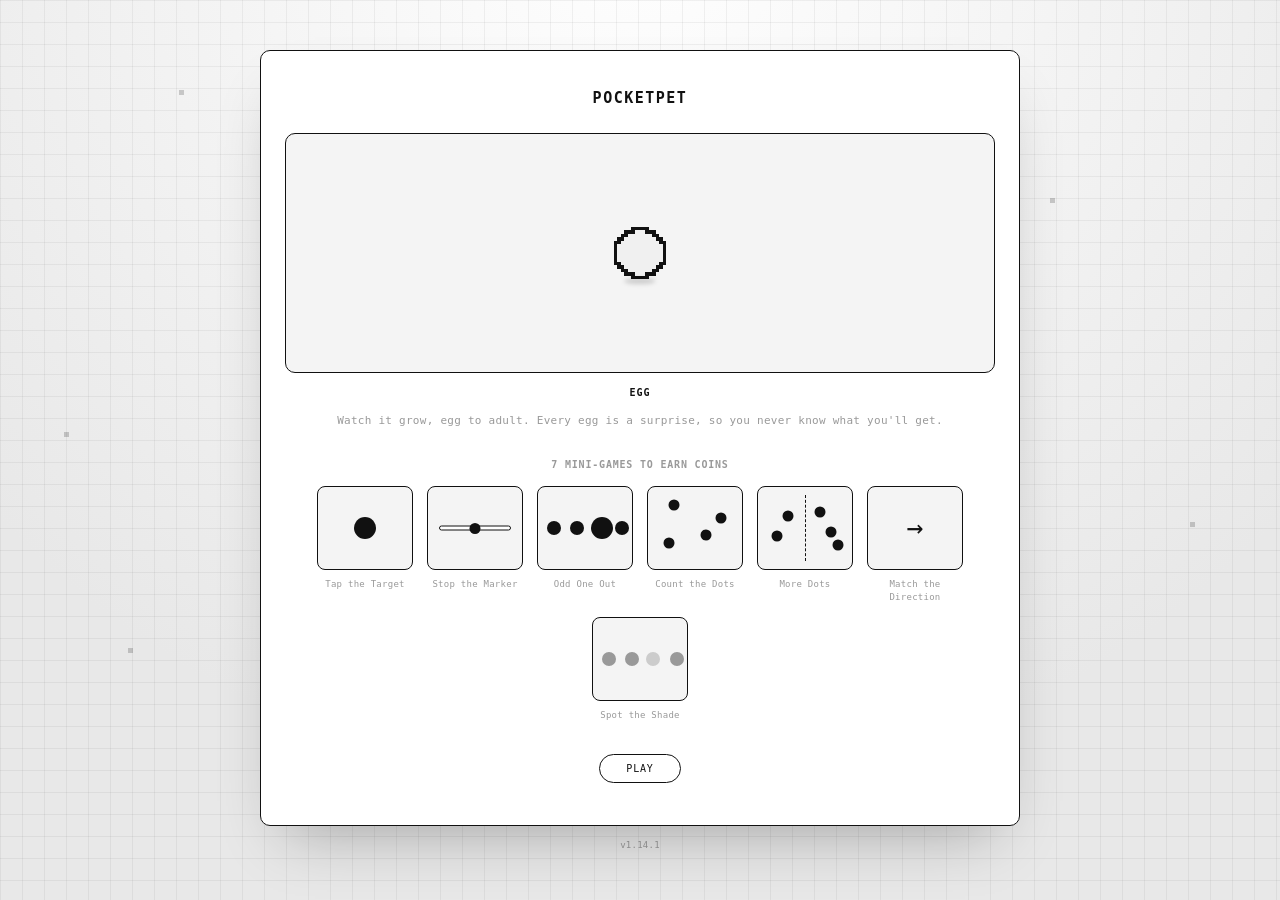
<file: index.html>
<!doctype html>
<html lang="en">
<head>
  <meta charset="utf-8" />
  <meta name="viewport" content="width=device-width, initial-scale=1" />
  <meta name="google-site-verification" content="rwWQw8rhTKiH_7-kVRu2QGmYQKgAJ11RBTcv0vj0n3o" />
  <meta name="google-site-verification" content="AD7jyYMSNTsZT_Fhs02QeAOYZUyEHdJubJNjdIoAOGY" />
  <title>PocketPet</title>
  <link rel="manifest" href="manifest.webmanifest" />
  <link rel="icon" href="icons/icon.svg" type="image/svg+xml" />
  <link rel="apple-touch-icon" href="icons/icon.svg" />
  <meta name="theme-color" content="#111111" />
  <link rel="stylesheet" href="css/style.css?v=118" />
</head>
<body>
  <div class="bg-decor" aria-hidden="true">
    <span class="bg-dot" style="top:10%; left:14%; animation-delay:0s;"></span>
    <span class="bg-dot" style="top:22%; left:82%; animation-delay:1.4s;"></span>
    <span class="bg-dot" style="top:72%; left:10%; animation-delay:2.6s;"></span>
    <span class="bg-dot" style="top:86%; left:78%; animation-delay:0.7s;"></span>
    <span class="bg-dot" style="top:48%; left:5%; animation-delay:1.9s;"></span>
    <span class="bg-dot" style="top:58%; left:93%; animation-delay:0.3s;"></span>
  </div>

  <main class="shell landing">
    <h1 class="title">PocketPet</h1>

    <div class="device">
      <div id="landing-pet" class="pet-screen"></div>
    </div>
    <p id="hero-stage-label" class="hero-stage-label"></p>

    <p class="tagline">Watch it grow, egg to adult. Every egg is a surprise, so you never know what you'll get.</p>

    <p class="landing-section-title">7 mini-games to earn coins</p>
    <div class="game-showcase">
      <div class="game-card">
        <div class="game-preview">
          <span class="preview-dot"></span>
        </div>
        <p class="game-card-name">Tap the Target</p>
      </div>
      <div class="game-card">
        <div class="game-preview">
          <span class="preview-track"><span class="preview-marker"></span></span>
        </div>
        <p class="game-card-name">Stop the Marker</p>
      </div>
      <div class="game-card">
        <div class="game-preview">
          <span class="preview-oddball"></span>
          <span class="preview-oddball"></span>
          <span class="preview-oddball preview-oddball--big"></span>
          <span class="preview-oddball"></span>
        </div>
        <p class="game-card-name">Odd One Out</p>
      </div>
      <div class="game-card">
        <div class="game-preview">
          <span class="preview-countdot" style="top:22%;left:28%"></span>
          <span class="preview-countdot" style="top:58%;left:62%"></span>
          <span class="preview-countdot" style="top:38%;left:78%"></span>
          <span class="preview-countdot" style="top:68%;left:22%"></span>
        </div>
        <p class="game-card-name">Count the Dots</p>
      </div>
      <div class="game-card">
        <div class="game-preview">
          <span class="preview-divider"></span>
          <span class="preview-countdot" style="top:60%;left:20%"></span>
          <span class="preview-countdot" style="top:35%;left:32%"></span>
          <span class="preview-countdot" style="top:30%;left:66%"></span>
          <span class="preview-countdot" style="top:55%;left:78%"></span>
          <span class="preview-countdot" style="top:70%;left:85%"></span>
        </div>
        <p class="game-card-name">More Dots</p>
      </div>
      <div class="game-card">
        <div class="game-preview">
          <span class="preview-arrow">→</span>
        </div>
        <p class="game-card-name">Match the Direction</p>
      </div>
      <div class="game-card">
        <div class="game-preview">
          <span class="preview-shade"></span>
          <span class="preview-shade"></span>
          <span class="preview-shade preview-shade--odd"></span>
          <span class="preview-shade"></span>
        </div>
        <p class="game-card-name">Spot the Shade</p>
      </div>
    </div>

    <!-- Full evolution section: hidden for now, not deleted. Remove the
         `hidden` attribute below to bring it back. -->
    <div hidden>
      <p class="landing-section-title">Full evolution</p>
      <div class="evolution-panel">
        <div class="evolution-header">
          <div id="evolution-egg" class="evolution-stage"></div>
          <p class="evolution-intro">Every pet hatches from the same egg.</p>
        </div>
        <div id="evolution-rows" class="evolution-rows"></div>
      </div>
    </div>

    <a href="app.html" class="play-link">Play</a>
  </main>

  <p class="app-version" id="app-version"></p>

  <script type="module" src="js/landing.js?v=118"></script>
</body>
</html>
</file>
<file: css/style.css>
:root {
  --bg: #f4f4f4;
  --fg: #111;
  --line: #111;
  --muted: #999;
  --track: #e4e4e4;
}

* { box-sizing: border-box; }

/* Collapses every animation/transition in the file to effectively instant,
   one-shot playback instead of writing a reduced-motion variant of each of
   the ~15 @keyframes individually. Safe to do globally here because motion
   is never the only carrier of information — mood/sick states also show as
   plain text (#pet-status), and every wander/drag position is a real
   left/top value regardless of whether it animates there or snaps. */
@media (prefers-reduced-motion: reduce) {
  *, *::before, *::after {
    animation-duration: 0.01ms !important;
    animation-iteration-count: 1 !important;
    transition-duration: 0.01ms !important;
  }
}

body {
  margin: 0;
  min-height: 100vh;
  display: flex;
  flex-direction: column;
  align-items: center;
  justify-content: center;
  gap: 14px;
  padding: 32px 16px;
  font-family: ui-monospace, "SF Mono", Menlo, Consolas, monospace;
  font-size: 13px;
  color: var(--fg);
  letter-spacing: 0.02em;
}

.shell {
  position: relative;
  z-index: 1;
  width: min(340px, 92vw);
  background: #fff;
  border: 1px solid var(--line);
  border-radius: 6px;
  padding: 38px 24px 42px;
}

.title {
  text-align: center;
  font-size: 15px;
  font-weight: 700;
  letter-spacing: 0.1em;
  text-transform: uppercase;
  margin: 0 0 22px;
}

.error {
  min-height: 1.4em;
  font-size: 11px;
  color: var(--fg);
  text-align: center;
  margin: 0 0 8px;
}
.error.error--bad { color: #c0392b; }

.stack { display: flex; flex-direction: column; gap: 10px; }
.stack[hidden] { display: none; }
.row { display: flex; gap: 10px; }

.password-field { display: flex; gap: 6px; }
.password-field[hidden] { display: none; }
.password-field input { flex: 1; min-width: 0; }
.password-field .toggle-pw {
  flex: none;
  font-size: 9px;
  padding: 10px 8px;
  text-transform: uppercase;
}

.auth-links {
  display: flex;
  justify-content: space-between;
  margin-top: 12px;
}
.auth-links button {
  flex: none;
  border: none;
  background: none;
  padding: 0;
  font-size: 10px;
  color: var(--muted);
  text-transform: none;
  letter-spacing: 0;
  text-decoration: underline;
}
.auth-links button:hover { background: none; color: var(--fg); }

.back-home-link {
  display: block;
  text-align: center;
  margin-top: 20px;
  font-size: 10px;
  color: var(--muted);
  text-decoration: underline;
}
.back-home-link:hover { color: var(--fg); }

.app-version {
  margin: 0;
  font-size: 9px;
  color: var(--muted);
}

input, button {
  font-family: inherit;
  font-size: 12px;
  padding: 10px;
  border-radius: 4px;
  border: 1px solid var(--line);
  background: #fff;
  color: var(--fg);
}

button {
  cursor: pointer;
  flex: 1;
  text-transform: uppercase;
  letter-spacing: 0.05em;
  transition: background 0.1s, color 0.1s;
}
button:hover { background: var(--fg); color: #fff; }
button:active { transform: translateY(1px); }
button:disabled {
  opacity: 0.35;
  cursor: not-allowed;
  color: var(--muted);
  border-color: var(--muted);
  background: #fff;
}
button:disabled:hover { background: #fff; color: var(--muted); }
button:disabled:active { transform: none; }

/* Marks a toggle button as currently "on" (e.g. the bow is worn) — same
   dark fill button already uses on hover, just persistent, so it's clear
   at a glance without relying on the label text alone. */
.btn--active { background: var(--fg); color: #fff; }
.btn--active:hover { background: #333; }

[data-tooltip] { position: relative; }
[data-tooltip]::after {
  content: attr(data-tooltip);
  position: absolute;
  bottom: calc(100% + 7px);
  left: 50%;
  transform: translateX(-50%);
  background: rgba(40, 40, 40, 0.82);
  color: #fff;
  font-size: 8px;
  font-weight: 400;
  text-transform: none;
  letter-spacing: 0;
  padding: 5px 8px;
  border-radius: 4px;
  max-width: 200px;
  width: max-content;
  z-index: 20;
  pointer-events: none;
  opacity: 0;
  transition: opacity 0.15s ease 0s;
}
[data-tooltip]:focus-visible::after {
  opacity: 1;
  transition: opacity 0.15s ease 1s;
}
/* Real hover only — on touch, tapping a button shouldn't count as "hovering"
   it, or the tooltip pops immediately (and sticks, since touch has no
   hover-exit). Touch gets its own hold-to-reveal handling below instead. */
@media (hover: hover) and (pointer: fine) {
  [data-tooltip]:hover::after {
    opacity: 1;
    transition: opacity 0.15s ease 1s;
  }
}
[data-tooltip].tooltip--held::after {
  opacity: 1;
  transition: none;
}

.topbar {
  display: flex;
  justify-content: flex-end;
  gap: 6px;
  margin-bottom: 18px;
}
.icon-btn {
  flex: none;
  display: flex;
  align-items: center;
  justify-content: center;
  width: 22px;
  height: 22px;
  padding: 0;
  line-height: 1;
  border-radius: 50%;
  font-size: 11px;
}
/* currentColor lets the bag icon flip white on hover along with the rest
   of the button, same as the plain-text icons next to it. */
.icon-btn svg { width: 13px; height: 13px; stroke: currentColor; }

.pet-layout {
  display: flex;
  flex-direction: column;
  gap: 20px;
}
.pet-visual, .pet-info { min-width: 0; }

.device {
  position: relative;
  height: 250px;
  margin-bottom: 24px;
  /* Not overflow:hidden — the pet's own wander bounds already keep it inside
     this box, and clipping here was cutting off the hover tooltip whenever
     the pet sat near an edge (its pill needs room to render outside the
     pet's own small box). */
  overflow: visible;
  background: var(--bg);
  border: 1px solid var(--line);
  border-radius: 10px;
  cursor: pointer;
  transition: background 0.8s ease, box-shadow 0.8s ease;
}
.device:has(.pet-screen.pet--sleeping) { background: #1a1a1a; }
/* An owned, active Night Light bleeds a soft white glow past the
   playground's own edge — overflow stays visible (see above) so this box-
   shadow isn't clipped, reading as light escaping the dark room rather
   than staying sealed inside the box. */
.device:has(.pet-screen.pet--sleeping):has(.night-light:not([hidden])) {
  box-shadow: 0 0 24px 6px rgba(255, 255, 255, 0.35);
}
/* Everything in the room dims along with it instead of staying full-bright
   against the dark background — reads as "the lights are off" rather than
   cutouts pasted onto a black rectangle. brightness(), not opacity —
   opacity blends toward see-through (the dark background shows through the
   gaps between dots), brightness() darkens the same solid pixels in place. */
.device:has(.pet-screen.pet--sleeping) #pet-screen,
.device:has(.pet-screen.pet--sleeping) .pet-bed,
.device:has(.pet-screen.pet--sleeping) .toy,
.device:has(.pet-screen.pet--sleeping) .music-box,
.device:has(.pet-screen.pet--sleeping) .poop,
.device:has(.pet-screen.pet--sleeping) .toilet-bowl {
  filter: brightness(0.55);
}

.pet-screen {
  --dot-size: 6px;
  --grid-size: 25;
  position: absolute;
  left: 12px;
  top: 12px;
  display: grid;
  grid-template-columns: repeat(var(--grid-size), var(--dot-size));
  grid-auto-rows: var(--dot-size);
  gap: 0;
  cursor: grab;
  touch-action: none;
  /* Above every prop and the poop (see .poop's own z-index) so the pet
     always reads as walking in front, never getting buried underneath one
     it's standing near. */
  z-index: 2;
  /* --move-duration is set per life stage in JS (younger = faster) */
  transition: left var(--move-duration, 1.6s) ease-in-out, top var(--move-duration, 1.6s) ease-in-out, width 0.8s ease, height 0.8s ease, filter 0.8s ease;
}
#pet-screen.pet--dragging {
  cursor: grabbing;
  transition: none;
  z-index: 5;
}

/* Ground shadow for the wandering pets — the landing hero and the main
   in-app pet screen, both trimmed to their actual silhouette (see
   trimBitmap() in landing.js/app.js), so this lands right under their feet
   and moves/resizes with them automatically as they wander and grow. */
#landing-pet::before,
#pet-screen::before {
  content: "";
  position: absolute;
  left: 50%;
  bottom: -5px;
  width: 60%;
  height: 6px;
  background: rgba(0, 0, 0, 0.16);
  border-radius: 50%;
  filter: blur(2px);
  transform: translateX(-50%);
}

/* A little dish that flashes briefly after feeding — sits behind #pet-screen
   in paint order (it comes first in the HTML, and shares the same default
   stacking). */
.pet-bowl {
  position: absolute;
  width: 16px;
  height: 9px;
  background: var(--track);
  border: 1px solid var(--line);
  border-radius: 0 0 8px 8px;
  opacity: 1;
  transition: opacity 0.3s ease;
}
.pet-bowl--fade { opacity: 0; }

/* Every playground prop below (Bed, Ball, Music Box disc, Night Light bulb,
   poop) is now a hand-tuned pixel-dot bitmap built by prop-sprites.js —
   same rendering language as the pet itself (flat fill + 1-dot outline
   dilated around the silhouette, see .dot/.dot--body/.dot--eye/.dot--outline
   under "Puppy" below), instead of the smooth CSS circles/ovals/gradients
   these used to be. That mismatch (a blocky pixel-art creature standing
   next to perfectly smooth vector furniture) was the actual problem being
   fixed here, not just a style refresh.
   .prop-grid is the shared CSS-grid scaffold every prop uses — --grid-size
   is set per element in JS (renderPropSprites) from the sprite's own
   trimmed width, same pattern #pet-screen/.pet-picker-thumb-grid already
   use. 3.5px must match pet-sprites.js's DOT_SIZE exactly; there's no build
   step to inject the JS constant into CSS, so if DOT_SIZE ever changes,
   this needs a matching manual update. --dot-color sets each prop's own
   fill tint (.dot--body reads it); .dot--eye/.dot--outline both read the
   inherited --fg, so a prop can also override --fg locally (see poop) to
   recolor its own outline without touching the rest of the page. */
.prop-grid {
  display: grid;
  grid-template-columns: repeat(var(--grid-size), 3.5px);
  grid-auto-rows: 3.5px;
  gap: 0;
}
/* [hidden] and .prop-grid both have (0,1,0) specificity, and an author rule
   of equal specificity always beats the browser's own UA stylesheet rule
   ([hidden] { display: none }) regardless of source order — so every prop
   (poop included) kept rendering, in its last-known position, even after
   JS set el.hidden = true. This is what actually caused "cleared poop /
   un-owned items are still showing, sometimes stuck in an old corner spot"
   across every prop, not a positioning or ownership bug in app.js at all.
   .prop-grid[hidden] has (0,2,0) specificity, which wins. */
.prop-grid[hidden] {
  display: none;
}

/* Dropped poop (see MAX_POOP_COUNT in app.js) — up to 3 slots, positioned in
   JS (see renderPoop) wherever the pet currently is the moment each one
   first appears, not a fixed spot, so it reads as the pet actually having
   left it somewhere rather than props spawning from nowhere.
   Real brown instead of the flat-monochrome treatment every other prop
   uses — the one other deliberate color exception besides mood tinting
   (see LOW_STAT_MOODS in app.js), because it needs to read as "mess, spot
   and clear me" at a glance rather than blend in as another gray shape.
   The outline also gets its own darker brown (via a locally-overridden
   --fg) instead of the site's usual near-black, for the same reason.
   z-index above every other prop (all z-index:auto) so it's never hidden
   underneath one it happens to overlap, but still below #pet-screen
   (z-index: 2) so the pet itself always stays on top. Tapping one clears it
   via clearPoop. */
.poop {
  position: absolute;
  --dot-color: #6b4423;
  --fg: #3f2712;
  cursor: pointer;
  z-index: 1;
}

/* A draggable bed prop — stays on the playground permanently once bought
   (unlike the bowl's brief flash), wherever the user last dragged it. A
   wide, flat silhouette (see the "bed" profile in prop-sprites.js) reads as
   a mat/rug rather than a plain circle, with a couple of accent dots
   (dot--eye, reusing the pet's own "dark detail" color) suggesting woven
   texture — the pixel-grid equivalent of the concentric rings this used to
   have. Sits behind #pet-screen in paint order so the pet reads as lying on
   top of it once it walks over and sleeps there. */
.pet-bed {
  position: absolute;
  --dot-color: var(--track);
  cursor: grab;
  touch-action: none;
  transition: filter 0.8s ease;
}

.toilet-bowl {
  position: absolute;
  --dot-color: var(--track);
  cursor: grab;
  touch-action: none;
  transition: filter 0.8s ease;
}

/* One dragging-state class shared by the Bed, Ball, Music Box, and Night
   Light (see wireDragGroundedItem / wireDragNightLight) instead of a
   per-item copy. transition:none while actually dragging — the Ball's own
   left/top transition (for its "kick" animation, see .toy below) would
   otherwise make manual dragging lag behind the pointer. */
.grounded-item--dragging { cursor: grabbing; transition: none; }

/* A pendant light hanging from the playground's own "ceiling" (the device's
   top edge) — fixed top, only ever dragged left/right (see
   wireDragNightLight), unlike the Bed which moves freely. The cord is a
   separate pseudo-element spanning from the very top down to the bulb, so
   it visually reads as mounted above rather than floating mid-air. */
.night-light {
  position: absolute;
  top: 10px;
  --dot-color: var(--track);
  cursor: grab;
  touch-action: none;
}
.night-light::before {
  content: "";
  position: absolute;
  left: 50%;
  top: -10px;
  transform: translateX(-50%);
  width: 1px;
  height: 10px;
  background: var(--line);
}
/* A slow, gentle glow while the pet actually sleeps (the playground itself
   already goes dark then, see .device:has(...)) — reads as the light being
   "on" for a calm night rather than just a static prop. Plain white, so it
   still reads as a light source without introducing a new hue. The bulb's
   outline stays solid black regardless (dot--outline isn't touched here),
   same "outline never tints" rule the pet itself follows for mood colors. */
@keyframes night-light-glow {
  0%, 100% { box-shadow: 0 0 4px 1px rgba(255, 255, 255, 0.4); }
  50% { box-shadow: 0 0 10px 4px rgba(255, 255, 255, 0.7); }
}
.device:has(.pet-screen.pet--sleeping) .night-light {
  --dot-color: #ffffff;
  animation: night-light-glow 3s ease-in-out infinite;
}
.device:has(.pet-screen.pet--sleeping) .night-light::before {
  background: #e6e6e6;
}
/* A soft halo of light spreading out from the bulb — a smooth radial
   gradient, not distinct rays/wedges (an earlier version used sharp conic
   spokes and read as a cartoon sun instead of a light source). This is the
   one deliberately non-pixel exception among the props: diffuse light
   doesn't have a clean dot-grid equivalent, same spirit as mood-color
   tinting being the pet's own one exception to strict monochrome. Blurred
   and slowly breathing in size/opacity for a calm glow. Reuses ::after
   since ::before is already the cord. */
.device:has(.pet-screen.pet--sleeping) .night-light::after {
  content: "";
  position: absolute;
  inset: -16px;
  border-radius: 50%;
  background: radial-gradient(circle, rgba(255, 255, 255, 0.6) 0%, rgba(255, 255, 255, 0.28) 45%, rgba(255, 255, 255, 0) 78%);
  filter: blur(1.5px);
  animation: night-light-halo 3.5s ease-in-out infinite;
  pointer-events: none;
}
@keyframes night-light-halo {
  0%, 100% { opacity: 0.65; transform: scale(0.9); }
  50% { opacity: 1; transform: scale(1.1); }
}

/* A second free-roaming floor item alongside the Bed (see GROUNDED_ITEMS).
   left/top transition (disabled while actually being manually dragged, see
   .grounded-item--dragging) is what makes kickToy()'s reposition read as
   rolling there instead of teleporting. --ball-color is still set directly
   by app.js (setBallColor/render) exactly as before — --dot-color here just
   reads through to it, so the color-picker plumbing needed no changes. */
.toy {
  position: absolute;
  --dot-color: var(--ball-color, var(--track));
  cursor: grab;
  touch-action: none;
  transition: left 0.5s ease-out, top 0.5s ease-out, filter 0.8s ease;
}

/* A small turntable inside a boxed cabinet — the vinyl disc (see the
   "musicBoxDisc" profile in prop-sprites.js), dark like real vinyl with a
   small white center dot (the label hole) and a couple of music notes that
   float up and fade while it plays, sitting inside a squared-off frame (the
   "musicBoxFrame" profile) that stays still while the disc spins.
   #music-box is a plain shrink-wrapping positioning box (size/drag/click
   all still target it, same as every other prop) that grid-stacks two
   INNER children on top of each other (both grid-area 1/1, centered via
   place-items) instead of one merged shape: .music-box-frame (static) and
   .music-box-disc (spins while playing, see .music-box--playing below) —
   spinning only the disc, not the frame or the whole outer box, is also why
   the ♪/♫ notes (which live on the outer box's own ::before/::after) stay
   upright and float straight up instead of spinning along with the disc.
   Mounted on the wall, confined to that region above the floor line
   (wallBounds) rather than a fixed height — draggable both left/right and
   up/down within it (renderMusicBoxPosition/wireDragMusicBoxPosition sets
   left/top directly, so no fixed CSS top like the Night Light uses) — click
   toggles the song, drag moves it (wireMusicBox tells the two apart via
   suppressNextPetClick). */
.music-box {
  position: absolute;
  display: grid;
  place-items: center;
  cursor: grab;
  touch-action: none;
  transition: filter 0.8s ease;
}
/* Same specificity trap as .prop-grid[hidden] elsewhere in this file:
   .music-box's own `display: grid` (needed to stack the frame+disc, see
   above) has the same (0,1,0) specificity as the browser's built-in
   [hidden] { display: none }, and an author rule always wins over the
   user-agent one at equal specificity — so renderMusicBoxPosition setting
   el.hidden = true stopped actually hiding it, leaving a previous pet's
   (or an unpurchased) Music Box visible and clickable. */
.music-box[hidden] {
  display: none;
}
.music-box-frame {
  grid-area: 1 / 1;
  /* Light gray, not the mid-gray tried briefly before — mid-gray put the
     box's own fill too close in tone to the disc's own (now grayed, see
     .prop-grid:not(.poop) .dot--outline above) outline, so the disc read as
     blending into the box instead of standing out inside it. A light box
     behind the disc's dark fill (--fg, near-black) gives a clean light/dark
     contrast — the actual fix for "hard to see the spinning thing" — while
     staying grayscale, not the wood-brown tried before that. */
  --dot-color: #d6d6d6;
  z-index: 1;
}
.music-box-disc {
  grid-area: 1 / 1;
  --dot-color: var(--fg);
  /* Explicit stacking, not just relying on DOM order (frame comes first in
     app.html, disc second — grid items normally paint in that order without
     help, but grid/flex items respect z-index even at position:static
     unlike normal block elements, so this pins it unambiguously instead of
     leaving it to implicit ordering that a future change could disrupt). */
  z-index: 2;
}
.music-box--playing .music-box-disc {
  animation: vinyl-spin 1.8s linear infinite;
}
@keyframes vinyl-spin {
  to { transform: rotate(360deg); }
}
.music-box--playing::before,
.music-box--playing::after {
  content: "♪";
  position: absolute;
  top: -8px;
  font-size: 14px;
  line-height: 1;
  color: var(--line);
  opacity: 0;
  animation: note-float 2.4s ease-in infinite;
}
.music-box--playing::before { left: -8px; }
.music-box--playing::after { content: "♫"; left: 32px; animation-delay: 1.1s; }
@keyframes note-float {
  0% { opacity: 0; transform: translateY(0); }
  15% { opacity: 0.8; }
  100% { opacity: 0; transform: translateY(-16px); }
}

.pet-screen.pet--bounce { animation: bounce 0.4s ease; }
.pet-screen.pet--poke { animation: poke 0.4s ease; }
.pet-screen.pet--sick { animation: sick-swell 2.2s ease-in-out infinite; }
.pet-screen.pet--sick .dot--body { background: #93a86a; opacity: 0.6; }

/* Unmet-need cues — only one is ever active at a time (see LOW_STAT_MOODS
   priority in app.js), so they don't need to be combined visually. Each
   also tints the fill a bit (outline/eyes stay solid black regardless) so
   the *type* of problem reads at a glance, not just that something's off. */
.pet-screen.pet--hungry { animation: hungry-shake 0.5s ease-in-out infinite; }
.pet-screen.pet--hungry .dot--body { background: #d99a4e; }
.pet-screen.pet--tired { animation: tired-nod 2.2s ease-in-out infinite; }
.pet-screen.pet--tired .dot--body { background: #8d97c9; }
.pet-screen.pet--dirty { animation: dirty-itch 0.6s ease-in-out infinite; }
.pet-screen.pet--dirty .dot--body { background: #a3835a; }
.pet-screen.pet--sad { animation: sad-droop 2.6s ease-in-out infinite; }
.pet-screen.pet--sad .dot--body { background: #9aa8b8; }

@keyframes bounce {
  0% { transform: translateY(0); }
  30% { transform: translateY(-6px); }
  60% { transform: translateY(0); }
  80% { transform: translateY(-2px); }
  100% { transform: translateY(0); }
}

@keyframes poke {
  0% { transform: rotate(0deg); }
  25% { transform: rotate(-8deg); }
  50% { transform: rotate(8deg); }
  75% { transform: rotate(-4deg); }
  100% { transform: rotate(0deg); }
}

@keyframes sick-swell {
  0%, 100% { transform: scale(1) translateX(0); }
  35% { transform: scale(1.06) translateX(1px); }
  70% { transform: scale(0.97) translateX(-1px); }
}

@keyframes hungry-shake {
  0%, 100% { transform: translateX(0); }
  25% { transform: translateX(-2px); }
  75% { transform: translateX(2px); }
}

@keyframes tired-nod {
  0%, 100% { transform: translateY(0) rotate(0deg); }
  50% { transform: translateY(3px) rotate(2deg); }
}

@keyframes dirty-itch {
  0%, 100% { transform: rotate(0deg); }
  20% { transform: rotate(-3deg); }
  40% { transform: rotate(2deg); }
  60% { transform: rotate(-2deg); }
  80% { transform: rotate(3deg); }
}

@keyframes sad-droop {
  0%, 100% { transform: translateY(0); }
  50% { transform: translateY(4px); }
}

/* Idle personality quirks — small one-shot flourishes played at random while
   the pet is just standing around, so it reads as alive even when you're
   not interacting with it. Never plays over a mood/sick animation (those
   already say something is wrong and take priority — see app.js). */
.pet-screen.pet--idle-glance { animation: idle-glance 1s ease; }
.pet-screen.pet--idle-stretch { animation: idle-stretch 1.1s ease; }
.pet-screen.pet--idle-hop { animation: idle-hop 0.7s ease; }

@keyframes idle-glance {
  0%, 100% { transform: rotate(0deg); }
  25% { transform: rotate(-6deg); }
  60% { transform: rotate(5deg); }
  85% { transform: rotate(-2deg); }
}

@keyframes idle-stretch {
  0%, 100% { transform: scale(1, 1); }
  40% { transform: scale(1.08, 0.92); }
  70% { transform: scale(0.96, 1.05); }
}

@keyframes idle-hop {
  0%, 100% { transform: translateY(0); }
  40% { transform: translateY(-4px); }
  70% { transform: translateY(1px); }
}

.modal-backdrop {
  position: fixed;
  inset: 0;
  display: flex;
  align-items: center;
  justify-content: center;
  padding: 16px;
  background: rgba(0, 0, 0, 0.55);
  z-index: 50;
}
.modal-backdrop[hidden] { display: none; }

.modal-box {
  width: min(300px, 100%);
  max-height: calc(100vh - 32px);
  overflow-y: auto;
  background: #fff;
  border: 1px solid var(--line);
  border-radius: 8px;
  padding: 20px;
}
.modal-title {
  text-align: center;
  font-size: 12px;
  font-weight: 700;
  text-transform: uppercase;
  letter-spacing: 0.08em;
  margin: 0 0 6px;
}
.modal-subtitle {
  text-align: center;
  font-size: 9px;
  color: var(--muted);
  margin: 0 0 12px;
  text-transform: none;
}

.game-best {
  font-size: 9px;
  font-weight: 400;
  opacity: 0.7;
  margin-left: 4px;
}

.game-overlay {
  position: relative;
  height: 180px;
  background: var(--bg);
  border: 1px solid var(--line);
  border-radius: 6px;
  overflow: hidden;
}
.game-target {
  position: absolute;
  width: 22px;
  height: 22px;
  border-radius: 50%;
  background: #111;
  border: none;
  box-shadow: 0 2px 4px rgba(0, 0, 0, 0.3);
  padding: 0;
  animation: pulse 0.6s ease-in-out infinite;
}
@keyframes pulse {
  0%, 100% { opacity: 1; }
  50% { opacity: 0.5; }
}

/* ---- Puppy (flat 2D pixel-dot grid, outlined pixel-art style) ---- */

.dot { background: transparent; }
.dot--body { background: var(--dot-color, #e6e6e6); }
.dot--eye { background: var(--fg); }
.dot--outline { background: var(--fg); }
.dot--bow { background: var(--bow-color, #d1477a); }
.dot--light { background: #ffffff; }

/* Props (everything sharing .prop-grid — Bed, Ball, Music Box, Night Light,
   Toilet Bowl, poop) reused the pet's own outline dot 1:1, at the same
   thickness, so the pet didn't read as any more prominent than the
   furniture around it. An opacity-based fade (tried first) missed the ask —
   still visibly the same thickness, just lighter — and shrinking the
   outline cells themselves (tried before that) left gaps, since
   .dot--outline cells sit edge-to-edge (gap: 0) with zero awareness of
   their neighbors: shrinking one toward its own center pulls it away from
   the adjacent outline cells on both sides, breaking the ring into a
   dotted line instead of a continuous thinner one.
   This gets genuine thinness without that gap problem by scaling the FILL
   layer up instead of the outline layer down — enlarged .dot--body cells
   (already contiguous with each other, so overlapping more there is
   invisible, same color) bleed slightly into the neighboring outline ring
   from the inside, eating into it and shrinking how much of that 1-dot
   ring stays visible, on every prop uniformly. z-index (via position:
   relative, needed for z-index to apply to grid items at all) makes fill
   consistently paint over outline wherever they overlap, regardless of
   which one happens to come later in the generated dot markup. */
.prop-grid .dot--outline,
.prop-grid .dot--body {
  position: relative;
}
.prop-grid .dot--outline {
  z-index: 1;
}
/* Grayer, not near-black like the pet's own outline (--fg: #111) — on top
   of the geometric thinning above, a flatter tone widens the gap between
   "the pet" and "the furniture" further still. :not(.poop) carves poop back
   out — it locally overrides --fg to a dark brown specifically so it reads
   as "mess, spot and clear me" rather than blending in as another gray
   shape (see poop's own CSS comment), which a blanket gray override here
   would silently defeat. */
.prop-grid:not(.poop) .dot--outline {
  background: #999;
}
.prop-grid .dot--body {
  z-index: 2;
  transform: scale(1.22);
}

.pet-status {
  text-align: center;
  font-size: 10px;
  text-transform: uppercase;
  letter-spacing: 0.15em;
  margin: 10px 0 0;
}
.pet-status--sick { animation: blink 1s steps(2, jump-none) infinite; color: #6f8049; }
.pet-status--sleeping { color: var(--muted); }
.pet-status--mood { color: var(--muted); }
.pet-status--mood.pet--hungry { color: #b97a2e; }
.pet-status--mood.pet--tired { color: #5f68ab; }
.pet-status--mood.pet--dirty { color: #83612f; }
.pet-status--mood.pet--sad { color: #6c7c8c; }

@keyframes blink {
  50% { opacity: 0.2; }
}

.egg-note {
  text-align: center;
  font-size: 10px;
  color: var(--muted);
  border: 1px solid var(--line);
  border-radius: 4px;
  padding: 10px;
  margin: 0 0 14px;
}

.recap {
  position: relative;
  font-size: 10px;
  text-align: center;
  background: #fff;
  border: 1px solid var(--line);
  border-radius: 4px;
  padding: 10px 12px;
  margin: 14px 0 0;
}
.recap-close {
  position: absolute;
  top: 4px;
  right: 4px;
  flex: none;
  width: 16px;
  height: 16px;
  padding: 0;
  line-height: 1;
  border: none;
  background: none;
  font-size: 12px;
  color: var(--muted);
}
.recap-close:hover { background: var(--fg); color: #fff; border-radius: 50%; }
.recap-title {
  margin: 0 0 6px;
  font-size: 9px;
  font-weight: 700;
  text-transform: uppercase;
  letter-spacing: 0.08em;
}
.recap-list {
  list-style: none;
  margin: 0;
  padding: 0;
  display: flex;
  flex-direction: column;
  align-items: center;
  gap: 4px;
}

.pet-meta {
  text-align: center;
  margin: 16px 0 6px;
  font-size: 11px;
  text-transform: capitalize;
}
#pet-stage { color: var(--muted); }

.pet-progress {
  text-align: center;
  font-size: 9px;
  color: var(--muted);
  margin: 0 0 16px;
  text-transform: none;
}

.help-panel {
  margin-bottom: 16px;
  font-size: 9px;
  line-height: 1.6;
}
.help-row {
  display: grid;
  grid-template-columns: 70px 1fr;
  gap: 8px;
  margin-bottom: 12px;
}
.help-row:last-child { margin-bottom: 0; }
.help-row b {
  text-transform: uppercase;
  letter-spacing: 0.05em;
  color: var(--muted);
}

.economy {
  display: flex;
  flex-wrap: wrap;
  justify-content: center;
  gap: 6px 12px;
  font-size: 9px;
  margin-bottom: 16px;
  text-transform: uppercase;
}
/* Flex items shrink to their min-content width by default, which for text
   is just its widest unbreakable word — without this, "Vitamins: 0" was
   splitting into "Vitamins:" / "0" on two lines instead of staying put. */
.economy span { white-space: nowrap; }

.stats { display: flex; flex-direction: column; gap: 8px; margin-bottom: 20px; }
.stat { display: grid; grid-template-columns: 48px 1fr 26px; align-items: center; gap: 6px; font-size: 10px; }
.bar { height: 6px; background: var(--track); border-radius: 3px; overflow: hidden; }
.bar i { display: block; height: 100%; background: var(--fg); width: 100%; transition: width 0.3s; }

/* Acknowledges a fed dose of Vitamins right on Health while it's active —
   otherwise the effect is invisible until it silently wears off. */
.stat--boosted label::after { content: "↑"; margin-left: 2px; }

.actions { display: flex; flex-wrap: wrap; align-items: center; gap: 10px; margin-bottom: 14px; }
.actions button { min-width: 70px; flex: 1; }

/* Labels the Care row (the only row left on the main screen — purchases
   now live in the Shop modal). */
.action-group-label {
  font-size: 9px;
  font-weight: 700;
  text-transform: uppercase;
  letter-spacing: 0.08em;
  color: var(--muted);
  margin: 0 0 8px;
}

.shop-coins {
  text-align: center;
  font-size: 10px;
  text-transform: uppercase;
  color: var(--muted);
  margin: 0 0 14px;
}
.shop-coins b { color: var(--fg); }

.shop-list { display: flex; flex-direction: column; gap: 10px; margin-bottom: 14px; }
.shop-item {
  display: flex;
  align-items: center;
  gap: 10px;
  padding-bottom: 10px;
  border-bottom: 1px solid var(--track);
}
.shop-item:last-child { border-bottom: none; padding-bottom: 0; }
.shop-item-info { flex: 1; min-width: 0; display: flex; flex-direction: column; gap: 2px; }
.shop-item-info b { font-size: 11px; }
.shop-item-info span { font-size: 9px; color: var(--muted); line-height: 1.4; }
.shop-item > button, .shop-item .accessory-btn-wrap { flex: none; width: 92px; }

/* The bow button hosts its color swatch as a small overlay inset into its
   own right edge, so the swatch reads as part of the button rather than a
   separate control next to it. */
.accessory-btn-wrap { position: relative; flex: 1; }
.accessory-btn-wrap button { display: block; width: 100%; }
.accessory-btn-wrap:has(input[type="color"]:not([hidden])) button { padding-right: 30px; }

/* Native color swatch, styled to match the app's existing small circular
   icon-button pattern (see .icon-btn) instead of introducing a new, bigger
   square shape that doesn't match anything else on screen. */
.accessory-btn-wrap input[type="color"] {
  position: absolute;
  right: 6px;
  top: 50%;
  transform: translateY(-50%);
  width: 20px;
  height: 20px;
  padding: 0;
  border: 1px solid var(--line);
  border-radius: 50%;
  overflow: hidden;
  background: none;
  cursor: pointer;
}
.accessory-btn-wrap input[type="color"]::-webkit-color-swatch-wrapper { padding: 0; }
.accessory-btn-wrap input[type="color"]::-webkit-color-swatch { border: none; }
.accessory-btn-wrap input[type="color"]::-moz-color-swatch { border: none; }
/* The swatch's own dark border would blend into the button once it's dark
   (.btn--active, "worn"), so give it a light border there instead. */
.accessory-btn-wrap:has(.btn--active) input[type="color"] { border-color: #fff; }

.play-btn {
  display: block;
  width: 100%;
  margin-bottom: 14px;
  padding: 12px;
  background: var(--fg);
  color: #fff;
}
.play-btn:hover { background: #333; }
.play-btn:disabled, .play-btn:disabled:hover { background: #fff; color: var(--muted); }

.section-title {
  text-align: center;
  font-size: 13px;
  text-transform: uppercase;
  letter-spacing: 0.1em;
  margin: 0 0 20px;
}

/* Three columns, outer two equal (1fr each) — keeps the title mathematically
   centered on the full header width and the close button in normal document
   flow (not absolutely positioned floating over the layout), so it sits
   exactly where a button belongs instead of at an arbitrary fixed spot. */
.screen-header {
  display: grid;
  grid-template-columns: 1fr auto 1fr;
  align-items: center;
  margin-bottom: 20px;
}
.screen-header .section-title { grid-column: 2; margin: 0; }
.screen-header .icon-btn { grid-column: 3; justify-self: end; }

.settings-actions { margin-top: 20px; }

.account-line {
  text-align: center;
  font-size: 10px;
  color: var(--muted);
  margin: 0 0 20px;
  word-break: break-all;
}
.account-line b { color: var(--fg); font-weight: 700; }

#btn-help-close { display: block; width: 100%; margin-bottom: 12px; }
#settings-menu, #change-password-form, #rename-pet-form { margin-bottom: 20px; }

.achievement {
  display: grid;
  grid-template-columns: 20px 1fr;
  gap: 8px;
  align-items: baseline;
  padding: 8px 0;
  border-bottom: 1px solid var(--track);
  font-size: 10px;
  color: var(--muted);
}
.achievement:last-child { border-bottom: none; }
.achievement-mark { font-size: 12px; text-align: center; }
.achievement--earned { color: var(--fg); }
.achievement--earned .achievement-mark { color: var(--fg); }

.pet-picker-item {
  display: grid;
  grid-template-columns: 40px 1fr auto;
  align-items: center;
  gap: 10px;
  padding: 8px 0;
  border-bottom: 1px solid var(--track);
}
.pet-picker-item:last-child { border-bottom: none; }

.pet-picker-thumb {
  width: 40px;
  height: 40px;
  display: flex;
  align-items: center;
  justify-content: center;
  background: var(--bg);
  border: 1px solid var(--line);
  border-radius: 4px;
  padding: 2px;
}
.pet-picker-thumb-grid {
  --dot-size: 1.6px;
  display: grid;
  grid-template-columns: repeat(var(--grid-size), var(--dot-size));
  grid-auto-rows: var(--dot-size);
  gap: 0;
}

.collection-hint {
  text-align: center;
  font-size: 10px;
  color: var(--muted);
  margin: 0 0 16px;
}

.collection-row {
  display: grid;
  grid-template-columns: 40px 1fr;
  align-items: center;
  gap: 10px;
  padding: 8px 0;
  border-bottom: 1px solid var(--track);
  font-size: 10px;
  color: var(--muted);
}
.collection-row:last-child { border-bottom: none; }
.collection-row--discovered { color: var(--fg); }

.collection-thumb-placeholder {
  width: 40px;
  height: 40px;
  display: flex;
  align-items: center;
  justify-content: center;
  background: var(--bg);
  border: 1px solid var(--line);
  border-radius: 4px;
  font-size: 16px;
  color: var(--muted);
}

.pet-picker-info {
  display: flex;
  flex-direction: column;
  font-size: 10px;
  text-transform: capitalize;
}
.pet-picker-info span { color: var(--muted); font-size: 9px; }

.pet-picker-select { flex: none; width: auto; font-size: 9px; padding: 8px 10px; }

/* Rename/Reset/Release all act on the active pet, so they sit side by side
   as one compact row instead of 3 full-width stacked buttons. */
.pet-picker-manage-row { display: flex; gap: 8px; }
.pet-picker-manage-row button { font-size: 10px; padding: 8px 6px; }

.timing-track {
  position: relative;
  width: 80%;
  height: 6px;
  margin: 0 auto;
  top: 50%;
  transform: translateY(-50%);
  background: #fff;
  border-radius: 3px;
}
.timing-zone {
  position: absolute;
  left: 40%;
  width: 20%;
  height: 100%;
  background: var(--track);
  border-radius: 3px;
}
.timing-marker {
  position: absolute;
  top: 50%;
  width: 10px;
  height: 10px;
  border-radius: 50%;
  background: #111;
  transform: translate(-50%, -50%);
}

.oddoneout-grid {
  display: grid;
  grid-template-columns: repeat(5, 1fr);
  align-items: center;
  justify-items: center;
  gap: 8px;
  height: 100%;
  width: 190px;
  margin: 0 auto;
}
.oddoneout-dot {
  width: 22px;
  height: 22px;
  border-radius: 50%;
  background: #111;
  border: none;
  padding: 0;
}
.oddoneout-dot--odd-big { width: 28px; height: 28px; }
.oddoneout-dot--odd-small { width: 16px; height: 16px; }

/* Spot the Shade: its own 5x5 grid (denser than Odd One Out's 3x3), with
   smaller dots to fit 5 rows inside the fixed-height .game-overlay. */
.oddcolor-grid {
  display: grid;
  grid-template-columns: repeat(5, 1fr);
  align-items: center;
  justify-items: center;
  gap: 7px;
  height: 100%;
  width: 150px;
  margin: 0 auto;
}
.oddcolor-dot {
  width: 20px;
  height: 20px;
  border-radius: 50%;
  border: none;
  padding: 0;
}

.count-dots-area { position: relative; width: 100%; height: 100%; }
.count-dot {
  position: absolute;
  width: 10px;
  height: 10px;
  border-radius: 50%;
  background: #111;
}
.count-choices {
  display: flex;
  align-items: center;
  justify-content: center;
  gap: 12px;
  height: 100%;
}
.count-choice {
  width: 40px;
  height: 40px;
  flex: none;
  border-radius: 50%;
  font-size: 14px;
}

.moredots-row { display: flex; height: 100%; }
.moredots-side {
  position: relative;
  flex: 1;
  cursor: pointer;
}
.moredots-side:first-child { border-right: 1px dashed var(--line); }

.direction-prompt {
  text-align: center;
  font-size: 40px;
  line-height: 1;
  margin: 26px 0 20px;
}
.direction-choices {
  display: flex;
  align-items: center;
  justify-content: center;
  gap: 10px;
}
.direction-choice {
  width: 38px;
  height: 38px;
  flex: none;
  border-radius: 50%;
  font-size: 16px;
}

.danger { border-color: #c0392b; color: #c0392b; }
.danger:hover { background: #c0392b; color: #fff; }

.ghost { background: transparent; border-color: var(--muted); color: var(--muted); }
.ghost:hover { background: var(--muted); color: #fff; }

.landing .device { height: 240px; margin-bottom: 14px; }
body {
  background-color: #eee;
  background-image:
    linear-gradient(to right, rgba(0, 0, 0, 0.05) 1px, transparent 1px),
    linear-gradient(to bottom, rgba(0, 0, 0, 0.05) 1px, transparent 1px),
    radial-gradient(circle at 50% -10%, #ffffff, #e8e8e8 75%);
  background-size: 22px 22px, 22px 22px, auto;
}

.bg-decor {
  position: fixed;
  inset: 0;
  pointer-events: none;
  z-index: 0;
}
.bg-dot {
  position: absolute;
  width: 5px;
  height: 5px;
  background: rgba(0, 0, 0, 0.18);
  animation: bg-float 7s ease-in-out infinite;
}
@keyframes bg-float {
  0%, 100% { transform: translate(0, 0); }
  50% { transform: translate(12px, -16px); }
}

.shell.landing {
  box-shadow: 0 30px 60px -25px rgba(0, 0, 0, 0.3);
  border-radius: 10px;
}

.landing .title { margin-bottom: 26px; }

.landing .tagline {
  text-align: center;
  font-size: 11px;
  color: var(--muted);
  margin: 0 0 32px;
}

.landing-section-title {
  text-align: center;
  font-size: 10px;
  font-weight: 700;
  text-transform: uppercase;
  letter-spacing: 0.08em;
  color: var(--muted);
  margin: 0 0 16px;
}

.hero-stage-label {
  text-align: center;
  font-size: 10px;
  font-weight: 700;
  text-transform: uppercase;
  letter-spacing: 0.1em;
  margin: 0 0 16px;
}

.game-showcase {
  display: flex;
  flex-wrap: wrap;
  justify-content: center;
  gap: 14px;
  margin-bottom: 32px;
}
.game-card { text-align: center; width: 96px; }
.game-preview {
  position: relative;
  width: 96px;
  height: 84px;
  margin: 0 auto 8px;
  background: var(--bg);
  border: 1px solid var(--line);
  border-radius: 8px;
  overflow: hidden;
  transition: transform 0.15s ease, box-shadow 0.15s ease;
}
.game-card:hover .game-preview {
  transform: translateY(-3px);
  box-shadow: 0 10px 20px -10px rgba(0, 0, 0, 0.35);
}
.game-card-name {
  margin: 0;
  font-size: 9px;
  color: var(--muted);
  line-height: 1.4;
}

.preview-dot {
  position: absolute;
  top: 50%;
  left: 50%;
  width: 22px;
  height: 22px;
  border-radius: 50%;
  background: #111;
  transform: translate(-50%, -50%);
  animation: preview-pulse 1s ease-in-out infinite;
}
@keyframes preview-pulse {
  0%, 100% { opacity: 1; }
  50% { opacity: 0.4; }
}

.preview-track {
  position: absolute;
  top: 50%;
  left: 12%;
  width: 76%;
  height: 5px;
  background: #fff;
  border: 1px solid var(--line);
  border-radius: 3px;
  transform: translateY(-50%);
}
.preview-marker {
  position: absolute;
  top: 50%;
  width: 11px;
  height: 11px;
  border-radius: 50%;
  background: #111;
  transform: translate(-50%, -50%);
  animation: preview-slide 1.4s ease-in-out infinite alternate;
}
@keyframes preview-slide {
  0% { left: 0%; }
  100% { left: 100%; }
}

.preview-oddball {
  position: absolute;
  top: 50%;
  width: 14px;
  height: 14px;
  border-radius: 50%;
  background: #111;
  transform: translateY(-50%);
}
.preview-oddball:nth-child(1) { left: 10%; }
.preview-oddball:nth-child(2) { left: 34%; }
.preview-oddball:nth-child(3) { left: 56%; }
.preview-oddball:nth-child(4) { left: 82%; }
.preview-oddball--big { width: 22px; height: 22px; }

/* Spot the Shade's preview: same four-dot layout as Odd One Out's, but
   uniform size with one slightly lighter instead of one bigger — echoes the
   actual game's "same shape, subtly different shade" premise. */
.preview-shade {
  position: absolute;
  top: 50%;
  width: 14px;
  height: 14px;
  border-radius: 50%;
  background: #999;
  transform: translateY(-50%);
}
.preview-shade:nth-child(1) { left: 10%; }
.preview-shade:nth-child(2) { left: 34%; }
.preview-shade:nth-child(3) { left: 56%; }
.preview-shade:nth-child(4) { left: 82%; }
.preview-shade--odd { background: #ccc; }

.preview-countdot {
  position: absolute;
  width: 11px;
  height: 11px;
  border-radius: 50%;
  background: #111;
  transform: translate(-50%, -50%);
}

/* More Dots' preview: a vertical divider between two dot clusters of
   different density, echoing the game's actual left/right comparison. */
.preview-divider {
  position: absolute;
  top: 10%;
  bottom: 10%;
  left: 50%;
  border-left: 1px dashed var(--line);
}

/* Match the Direction's preview: just the arrow prompt itself, pulsing like
   every other single-focal-point preview above. */
.preview-arrow {
  position: absolute;
  top: 50%;
  left: 50%;
  transform: translate(-50%, -50%);
  font-size: 28px;
  line-height: 1;
  animation: preview-pulse 1s ease-in-out infinite;
}

/* A distinct card panel for the whole showcase, same visual language as the
   rest of the landing page's cards — separates it clearly as its own
   section instead of just more loose content on the page. */
.evolution-panel {
  background: var(--bg);
  border: 1px solid var(--line);
  border-radius: 10px;
  padding: 22px 18px 20px;
  margin-bottom: 32px;
  overflow: hidden;
  box-shadow: 0 16px 32px -24px rgba(0, 0, 0, 0.35);
}

/* The shared egg sits once, above every species' row — showing it 3 times
   (once per row) would just be repeating the same image. */
.evolution-header {
  display: flex;
  flex-direction: column;
  align-items: center;
  margin-bottom: 20px;
}
.evolution-header .evolution-stage {
  width: 92px;
  height: 92px;
}
.evolution-header .evolution-stage-grid { --dot-size: 3.3px; }
.evolution-intro {
  font-size: 10px;
  color: var(--muted);
  text-align: center;
  margin: 8px 0 0;
}

/* Vertical timeline: one full-width row per species, stages flowing left to
   right with arrows, stacked down the page instead of squeezed side by
   side. Every box is the same fixed size regardless of stage/species, so
   all 3 rows are always exactly the same width — that means one shared
   scroll region (not one per row) keeps every row's stages aligned in the
   same columns, and a single swipe scrolls all 3 species at once instead
   of needing 3 separate swipes to see everything. A right-edge fade hints
   there's more without needing any UI chrome to say so.
   overflow-x stays "auto" (never "visible") at every breakpoint — relying
   on the row width fitting exactly at a given viewport is what let it
   spill outside the panel before, so scroll is now always the fallback,
   not an assumption. */
.evolution-rows {
  --stage-h: 76px;
  display: flex;
  flex-direction: column;
  gap: 16px;
  max-width: 100%;
  overflow-x: auto;
  padding-bottom: 10px;
  scroll-snap-type: x proximity;
  -webkit-mask-image: linear-gradient(to right, #000 calc(100% - 24px), transparent);
  mask-image: linear-gradient(to right, #000 calc(100% - 24px), transparent);
}
.evolution-row {
  display: flex;
  flex: none;
  width: fit-content;
  align-items: center;
  gap: 6px;
}
.evolution-arrow {
  flex: none;
  height: var(--stage-h);
  display: flex;
  align-items: center;
  justify-content: center;
  font-size: 13px;
  color: var(--muted);
}
/* .evolution-stage is a fixed-size box that just centers whatever the
   (variably-sized, trimmed-to-content) grid inside it turns out to be —
   the box stays a consistent size across every stage, the creature inside
   it doesn't sit off-center just because it's small or oddly proportioned. */
.evolution-stage {
  position: relative;
  width: var(--stage-h);
  height: var(--stage-h);
  flex: none;
  scroll-snap-align: start;
  display: flex;
  align-items: center;
  justify-content: center;
  background: #fff;
  border: 1px solid var(--line);
  border-radius: 6px;
  padding: 4px;
  transition: transform 0.15s ease, box-shadow 0.15s ease;
}
.evolution-stage:hover {
  transform: translateY(-3px);
  box-shadow: 0 10px 20px -10px rgba(0, 0, 0, 0.35);
}
.evolution-stage-grid {
  --dot-size: 2.6px;
  display: grid;
  grid-template-columns: repeat(var(--grid-size), var(--dot-size));
  grid-auto-rows: var(--dot-size);
  gap: 0;
}

@media (min-width: 700px) {
  .shell.landing { width: min(760px, 92vw); }
  .evolution-panel { padding: 28px 24px 24px; }
  .evolution-header .evolution-stage { width: 115px; height: 115px; }
  .evolution-header .evolution-stage-grid { --dot-size: 4.2px; }
  .evolution-rows { --stage-h: 96px; gap: 20px; align-items: center; }
  .evolution-stage-grid { --dot-size: 3.4px; }
  .evolution-row { gap: 10px; }
  .evolution-arrow { font-size: 15px; }
}

.play-link {
  display: block;
  width: fit-content;
  margin: 0 auto;
  text-align: center;
  padding: 8px 26px;
  border: 1px solid var(--line);
  border-radius: 999px;
  text-transform: uppercase;
  letter-spacing: 0.08em;
  text-decoration: none;
  color: var(--fg);
  font-size: 10px;
  transition: background 0.15s, color 0.15s, transform 0.15s;
}
.play-link:hover { background: var(--fg); color: #fff; transform: translateY(-1px); }

/* ---- Desktop: side-by-side layout for the pet screen ---- */
@media (min-width: 700px) {
  .shell { width: min(640px, 92vw); }

  /* Forms stay narrow and centered even though the card itself is wider */
  .screen[data-screen="auth"],
  .screen[data-screen="reset-password"],
  .screen[data-screen="name-pet"],
  .screen[data-screen="settings"],
  .screen[data-screen="achievements"],
  .screen[data-screen="pet-picker"] {
    max-width: 320px;
    margin: 0 auto;
  }

  .pet-layout {
    flex-direction: row;
    align-items: flex-start;
    gap: 32px;
  }
  .pet-visual { flex: 0 0 280px; }
  .pet-info { flex: 1; padding-top: 4px; }
}
</file>
